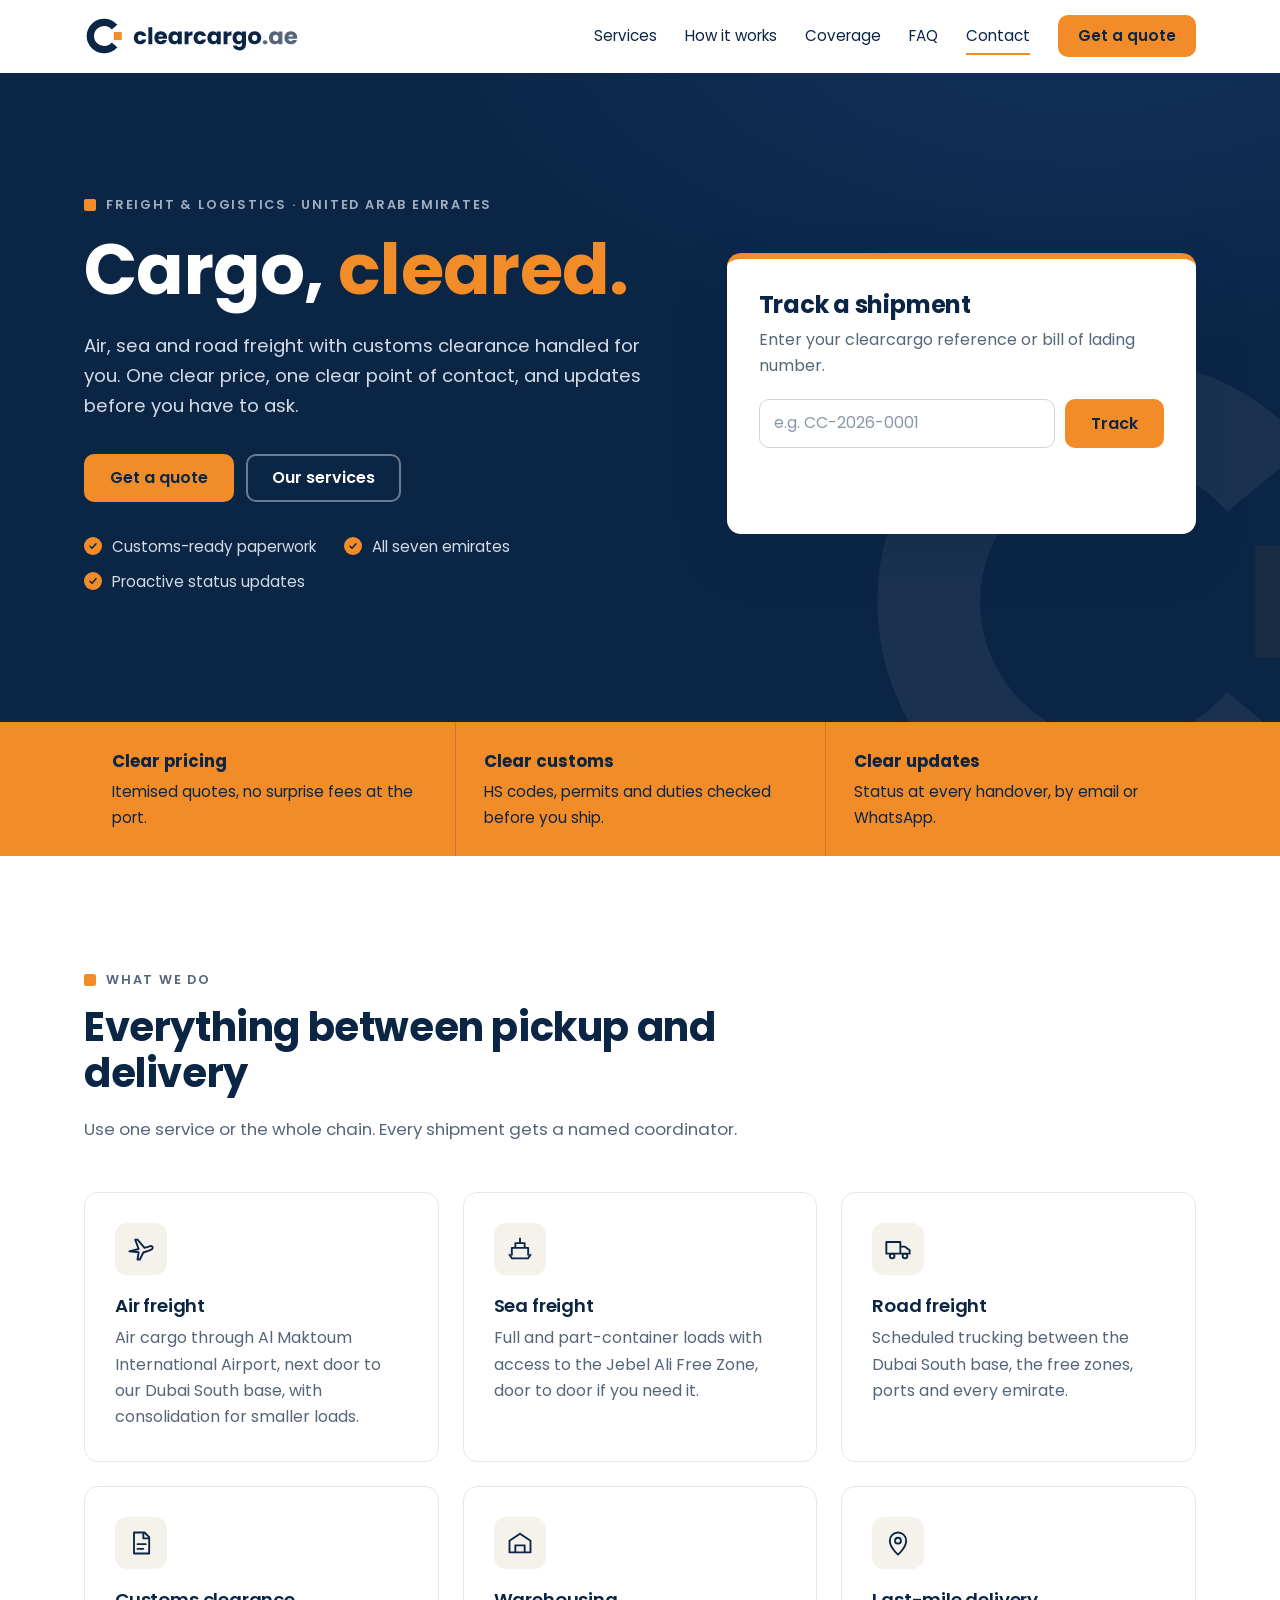
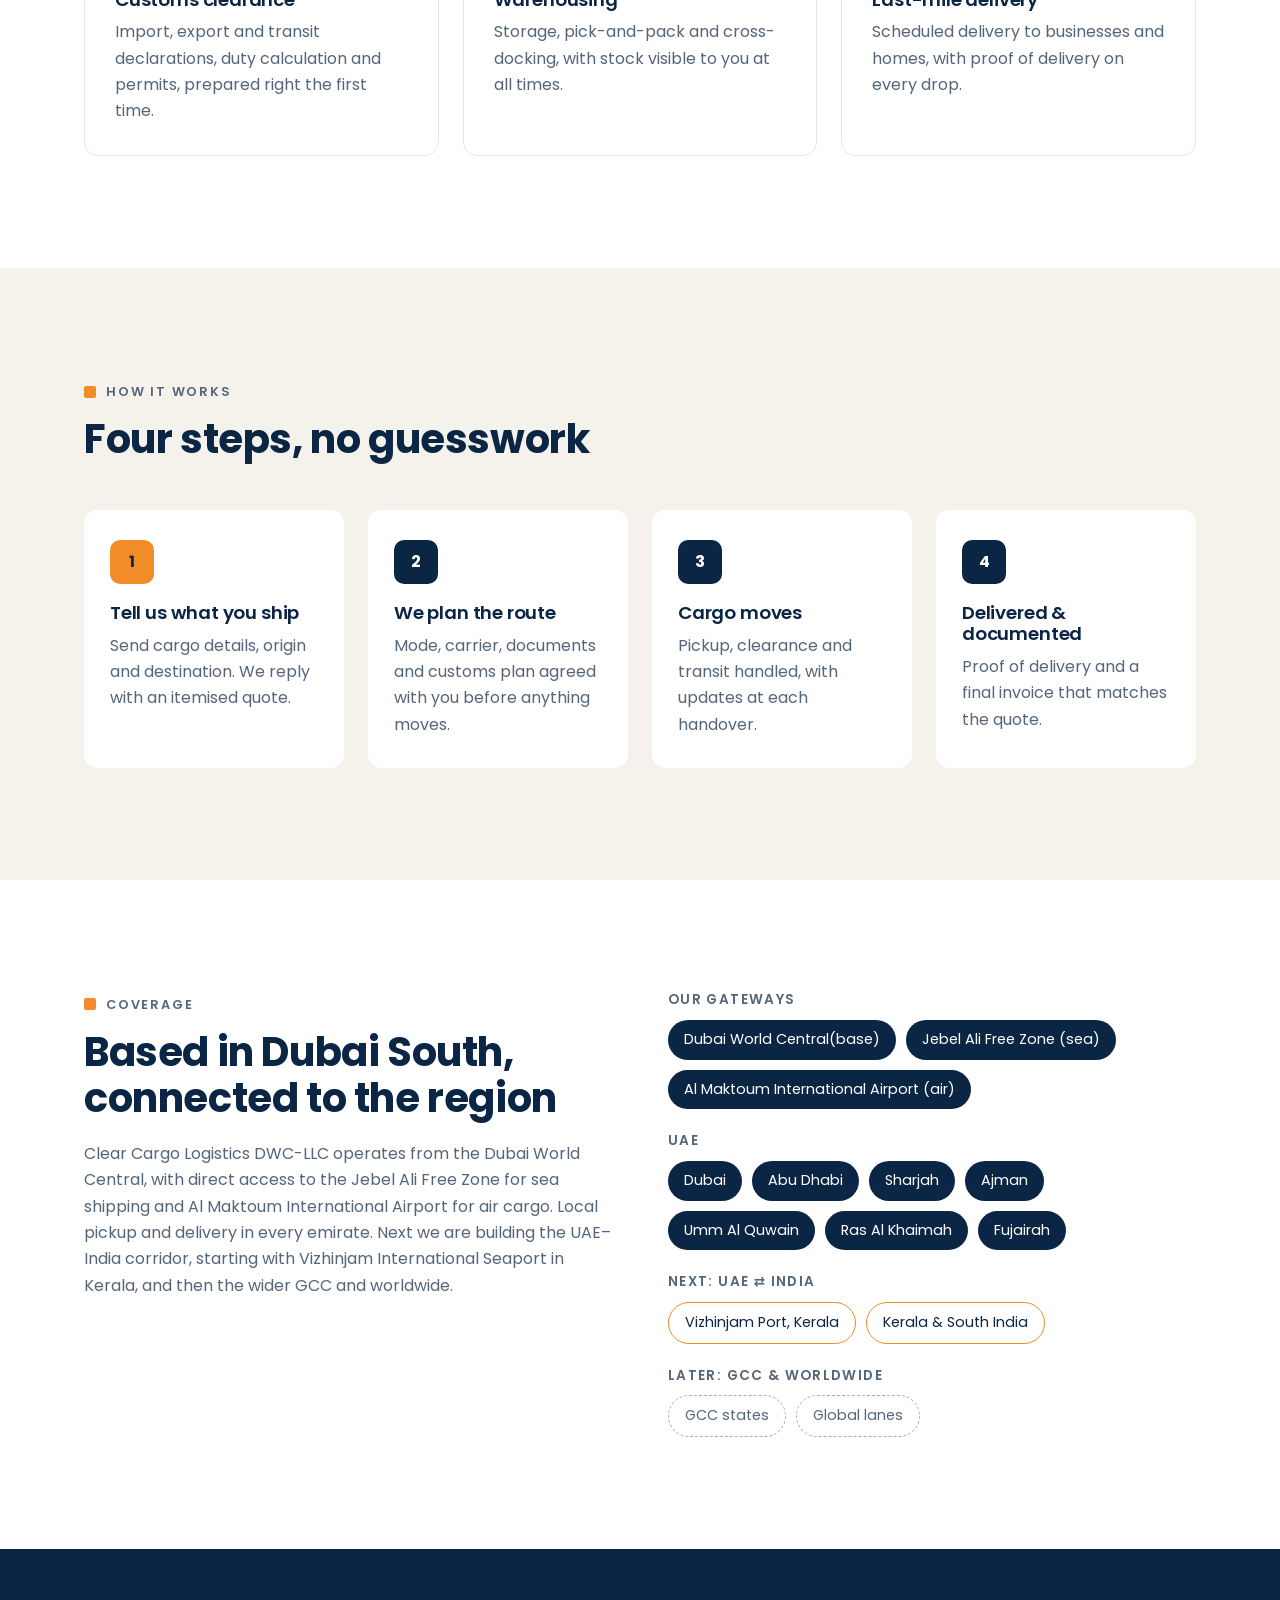
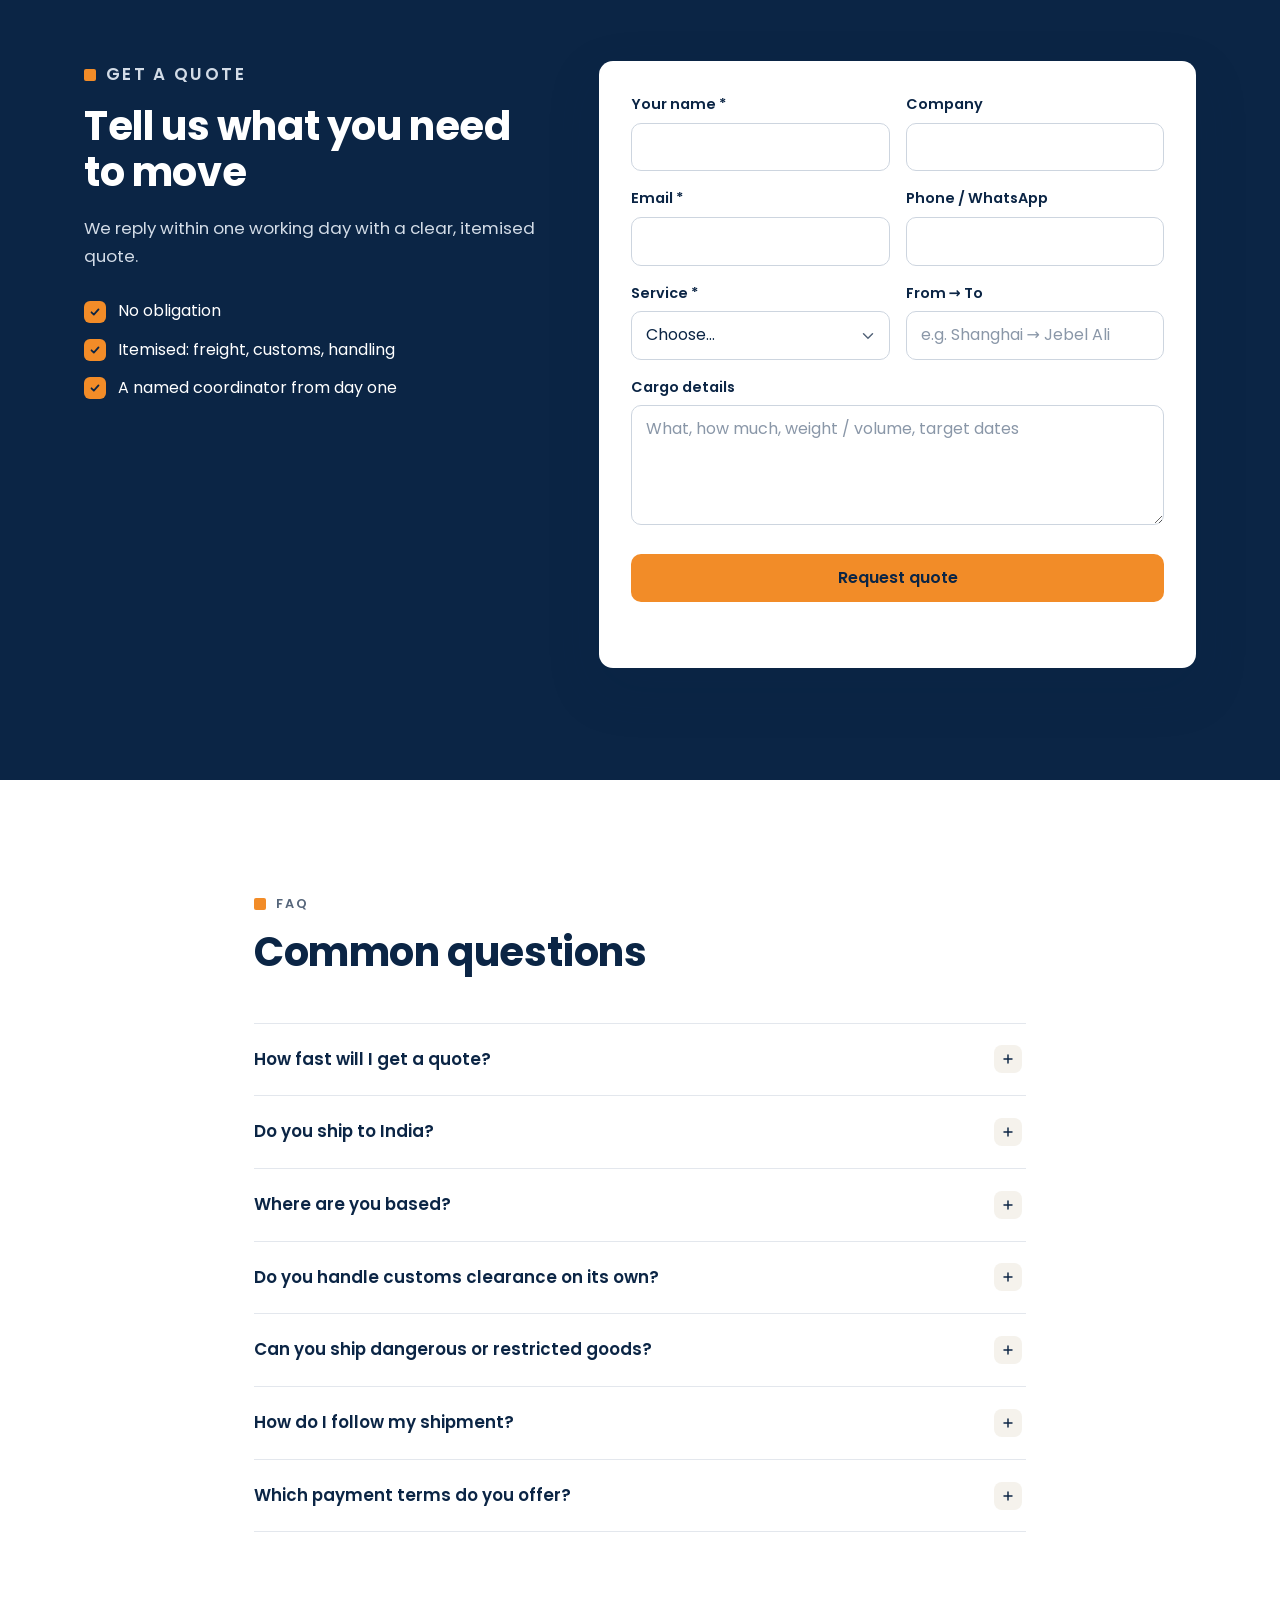
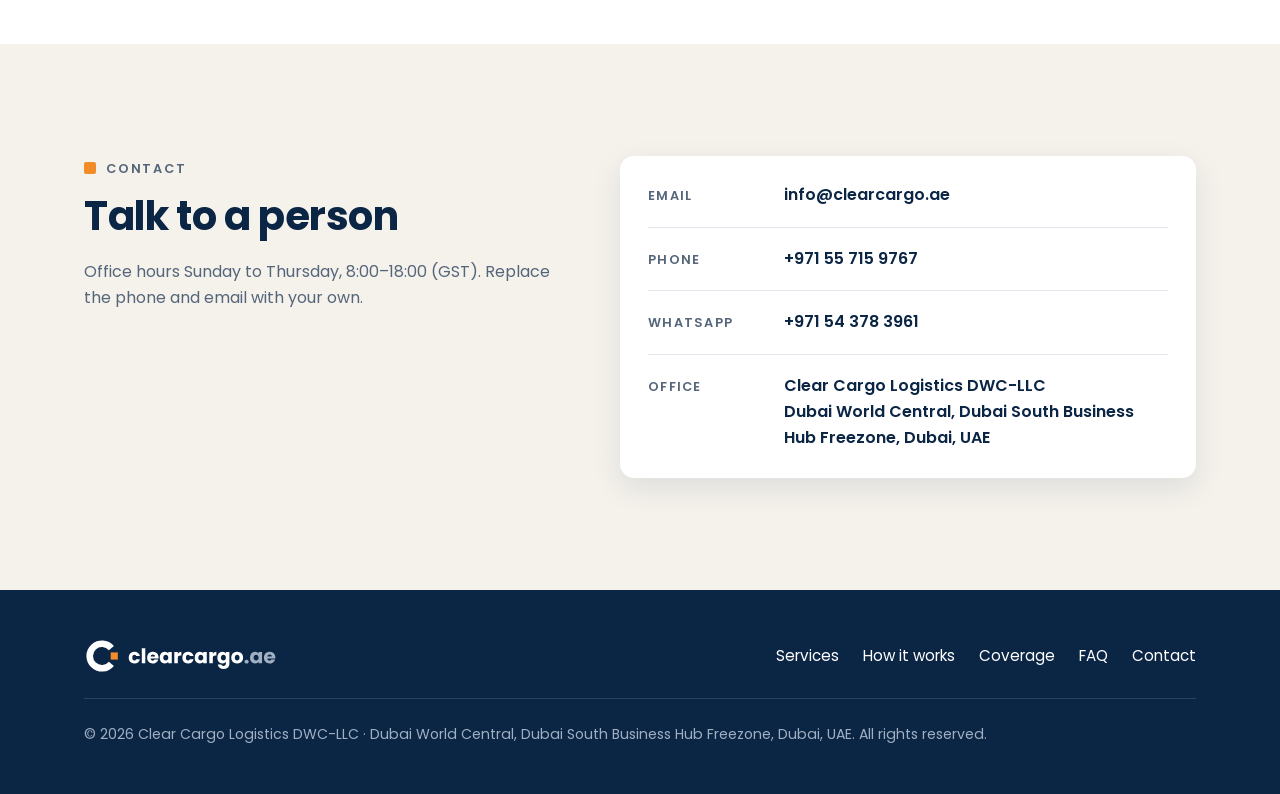
<file: index.html>
<!doctype html>
<html lang="en">
<head>
  <meta charset="utf-8">
  <meta name="viewport" content="width=device-width, initial-scale=1">
  <title>clearcargo.ae – Freight &amp; logistics in the UAE</title>
  <meta name="description" content="Clear Cargo Logistics DWC-LLC, Dubai World Central: logistics with access to Jebel Ali Free Zone and Al Maktoum International Airport: air, sea and road freight, customs clearance, warehousing and last-mile delivery. Cargo, cleared.">
  <meta name="theme-color" content="#0B2545">
  <link rel="canonical" href="https://clearcargo.ae/">

  <link rel="icon" href="favicon.svg" type="image/svg+xml">
  <link rel="icon" href="favicon.ico" sizes="48x48">
  <link rel="apple-touch-icon" href="apple-touch-icon.png">
  <link rel="manifest" href="site.webmanifest">

  <meta property="og:type" content="website">
  <meta property="og:site_name" content="clearcargo.ae">
  <meta property="og:title" content="clearcargo.ae – Cargo, cleared.">
  <meta property="og:description" content="Air, sea and road freight, customs clearance, warehousing and last-mile delivery across the UAE.">
  <meta property="og:url" content="https://clearcargo.ae/">
  <meta property="og:image" content="https://clearcargo.ae/assets/img/og-image.png">
  <meta name="twitter:card" content="summary_large_image">

  <link rel="preload" href="assets/fonts/poppins-700.woff2" as="font" type="font/woff2" crossorigin>
  <link rel="stylesheet" href="assets/css/styles.css">

  <script type="application/ld+json">
  {
    "@context": "https://schema.org",
    "@type": "Organization",
    "name": "clearcargo.ae",
    "legalName": "Clear Cargo Logistics DWC-LLC",
    "url": "https://clearcargo.ae/",
    "logo": "https://clearcargo.ae/assets/img/icon-512.png",
    "address": { "@type": "PostalAddress", "streetAddress": "Dubai South Free Zone", "addressLocality": "Dubai", "addressCountry": "AE" },
    "areaServed": "AE"
  }
  </script>
</head>
<body>
  <a class="skip" href="#main">Skip to content</a>

  <header class="site-header" id="top">
    <div class="wrap bar">
      <a class="brand" href="#top" aria-label="clearcargo.ae home">
        <img src="assets/img/logo-horizontal.svg" alt="clearcargo.ae" width="190" height="44">
      </a>
      <button class="nav-toggle" aria-expanded="false" aria-controls="nav" aria-label="Menu">
        <span></span><span></span><span></span>
      </button>
      <nav id="nav" class="nav" aria-label="Main">
        <a href="#services">Services</a>
        <a href="#how">How it works</a>
        <a href="#coverage">Coverage</a>
        <a href="#faq">FAQ</a>
        <a href="#contact">Contact</a>
        <a class="btn btn-accent nav-cta" href="#quote">Get a quote</a>
      </nav>
    </div>
  </header>

  <main id="main">
    <!-- HERO -->
    <section class="hero">
      <img class="hero-mark" src="assets/img/symbol-reversed.svg" alt="" aria-hidden="true">
      <div class="wrap hero-grid">
        <div class="hero-copy">
          <p class="eyebrow">Freight &amp; logistics · United Arab Emirates</p>
          <h1>Cargo, <span class="accent">cleared.</span></h1>
          <p class="lead">Air, sea and road freight with customs clearance handled for you. One clear price, one clear point of contact, and updates before you have to ask.</p>
          <div class="cta-row">
            <a class="btn btn-accent" href="#quote">Get a quote</a>
            <a class="btn btn-ghost" href="#services">Our services</a>
          </div>
          <ul class="hero-points">
            <li>Customs-ready paperwork</li>
            <li>All seven emirates</li>
            <li>Proactive status updates</li>
          </ul>
        </div>

        <aside class="track-card" aria-labelledby="track-title">
          <h2 id="track-title">Track a shipment</h2>
          <p>Enter your clearcargo reference or bill of lading number.</p>
          <form id="track-form" novalidate>
            <label for="track-ref" class="sr">Reference number</label>
            <input id="track-ref" name="ref" type="text" inputmode="text" autocomplete="off" placeholder="e.g. CC-2026-0001" required>
            <button class="btn btn-accent" type="submit">Track</button>
          </form>
          <p id="track-msg" class="msg" role="status" aria-live="polite"></p>
        </aside>
      </div>
    </section>

    <!-- PROMISE STRIP -->
    <section class="strip" aria-label="Our promise">
      <div class="wrap strip-grid">
        <div><strong>Clear pricing</strong><span>Itemised quotes, no surprise fees at the port.</span></div>
        <div><strong>Clear customs</strong><span>HS codes, permits and duties checked before you ship.</span></div>
        <div><strong>Clear updates</strong><span>Status at every handover, by email or WhatsApp.</span></div>
      </div>
    </section>

    <!-- SERVICES -->
    <section id="services" class="section">
      <div class="wrap">
        <div class="section-head">
          <p class="eyebrow dark">What we do</p>
          <h2>Everything between pickup and delivery</h2>
          <p>Use one service or the whole chain. Every shipment gets a named coordinator.</p>
        </div>
        <div class="cards">
          <article class="card reveal">
            <svg viewBox="0 0 24 24" aria-hidden="true"><path d="M2 14l8-2-3-8h2l6 7 5-1.5c1-.3 2 .4 2 1.5s-1 1.7-2 2L14 15l-3 6H9l1-6.2z"/></svg>
            <h3>Air freight</h3>
            <p>Air cargo through Al Maktoum International Airport, next door to our Dubai South base, with consolidation for smaller loads.</p>
          </article>
          <article class="card reveal">
            <svg viewBox="0 0 24 24" aria-hidden="true"><path d="M3 17l2 3h14l2-3M5 17V11h14v6M8 11V7h8v4M12 3v4"/></svg>
            <h3>Sea freight</h3>
            <p>Full and part-container loads with access to the Jebel Ali Free Zone, door to door if you need it.</p>
          </article>
          <article class="card reveal">
            <svg viewBox="0 0 24 24" aria-hidden="true"><path d="M2 6h12v10H2zM14 10h4l4 3v3h-8z"/><circle cx="7" cy="18" r="2"/><circle cx="18" cy="18" r="2"/></svg>
            <h3>Road freight</h3>
            <p>Scheduled trucking between the Dubai South base, the free zones, ports and every emirate.</p>
          </article>
          <article class="card reveal">
            <svg viewBox="0 0 24 24" aria-hidden="true"><path d="M6 3h9l4 4v14H6zM14 3v5h5M9 13h7M9 17h5"/></svg>
            <h3>Customs clearance</h3>
            <p>Import, export and transit declarations, duty calculation and permits, prepared right the first time.</p>
          </article>
          <article class="card reveal">
            <svg viewBox="0 0 24 24" aria-hidden="true"><path d="M3 10l9-6 9 6v10H3zM8 20v-6h8v6"/></svg>
            <h3>Warehousing</h3>
            <p>Storage, pick-and-pack and cross-docking, with stock visible to you at all times.</p>
          </article>
          <article class="card reveal">
            <svg viewBox="0 0 24 24" aria-hidden="true"><path d="M12 22s7-6.2 7-12a7 7 0 10-14 0c0 5.8 7 12 7 12z"/><circle cx="12" cy="10" r="2.5"/></svg>
            <h3>Last-mile delivery</h3>
            <p>Scheduled delivery to businesses and homes, with proof of delivery on every drop.</p>
          </article>
        </div>
      </div>
    </section>

    <!-- HOW IT WORKS -->
    <section id="how" class="section section-sand">
      <div class="wrap">
        <div class="section-head">
          <p class="eyebrow dark">How it works</p>
          <h2>Four steps, no guesswork</h2>
        </div>
        <ol class="steps">
          <li class="reveal"><span class="num">1</span><h3>Tell us what you ship</h3><p>Send cargo details, origin and destination. We reply with an itemised quote.</p></li>
          <li class="reveal"><span class="num">2</span><h3>We plan the route</h3><p>Mode, carrier, documents and customs plan agreed with you before anything moves.</p></li>
          <li class="reveal"><span class="num">3</span><h3>Cargo moves</h3><p>Pickup, clearance and transit handled, with updates at each handover.</p></li>
          <li class="reveal"><span class="num">4</span><h3>Delivered &amp; documented</h3><p>Proof of delivery and a final invoice that matches the quote.</p></li>
        </ol>
      </div>
    </section>

    <!-- COVERAGE -->
    <section id="coverage" class="section">
      <div class="wrap coverage">
        <div>
          <p class="eyebrow dark">Coverage</p>
          <h2>Based in Dubai South, connected to the region</h2>
          <p>Clear Cargo Logistics DWC-LLC operates from the Dubai World Central, with direct access to the Jebel Ali Free Zone for sea shipping and Al Maktoum International Airport for air cargo. Local pickup and delivery in every emirate. Next we are building the UAE–India corridor, starting with Vizhinjam International Seaport in Kerala, and then the wider GCC and worldwide.</p>
        </div>
        <div class="chips-wrap">
          <h3>Our gateways</h3>
          <ul class="chips">
            <li>Dubai World Central(base)</li><li>Jebel Ali Free Zone (sea)</li><li>Al Maktoum International Airport (air)</li>
          </ul>
          <h3>UAE</h3>
          <ul class="chips">
            <li>Dubai</li><li>Abu Dhabi</li><li>Sharjah</li><li>Ajman</li><li>Umm Al Quwain</li><li>Ras Al Khaimah</li><li>Fujairah</li>
          </ul>
          <h3>Next: UAE ⇄ India</h3>
          <ul class="chips chips-next">
            <li>Vizhinjam Port, Kerala</li><li>Kerala &amp; South India</li>
          </ul>
          <h3>Later: GCC &amp; worldwide</h3>
          <ul class="chips chips-alt">
            <li>GCC states</li><li>Global lanes</li>
          </ul>
        </div>
      </div>
    </section>

    <!-- QUOTE -->
    <section id="quote" class="section section-navy">
      <div class="wrap quote-grid">
        <div class="quote-copy">
          <p class="eyebrow">Get a quote</p>
          <h2>Tell us what you need to move</h2>
          <p>We reply within one working day with a clear, itemised quote.</p>
          <ul class="ticks">
            <li>No obligation</li>
            <li>Itemised: freight, customs, handling</li>
            <li>A named coordinator from day one</li>
          </ul>
        </div>

        <form id="quote-form" class="form" novalidate>
          <div class="row">
            <div class="field"><label for="q-name">Your name *</label><input id="q-name" name="name" type="text" autocomplete="name" required></div>
            <div class="field"><label for="q-company">Company</label><input id="q-company" name="company" type="text" autocomplete="organization"></div>
          </div>
          <div class="row">
            <div class="field"><label for="q-email">Email *</label><input id="q-email" name="email" type="email" autocomplete="email" required></div>
            <div class="field"><label for="q-phone">Phone / WhatsApp</label><input id="q-phone" name="phone" type="tel" autocomplete="tel"></div>
          </div>
          <div class="row">
            <div class="field">
              <label for="q-service">Service *</label>
              <select id="q-service" name="service" required>
                <option value="">Choose…</option>
                <option>Air freight</option><option>Sea freight</option><option>Road freight</option>
                <option>Customs clearance</option><option>Warehousing</option><option>Last-mile delivery</option><option>Not sure yet</option>
              </select>
            </div>
            <div class="field"><label for="q-route">From → To</label><input id="q-route" name="route" type="text" placeholder="e.g. Shanghai → Jebel Ali"></div>
          </div>
          <div class="field"><label for="q-details">Cargo details</label><textarea id="q-details" name="details" rows="4" placeholder="What, how much, weight / volume, target dates"></textarea></div>
          <input class="hp" type="text" name="company_website" tabindex="-1" autocomplete="off" aria-hidden="true">
          <button class="btn btn-accent" type="submit">Request quote</button>
          <p id="quote-msg" class="msg" role="status" aria-live="polite"></p>
        </form>
      </div>
    </section>

    <!-- FAQ -->
    <section id="faq" class="section">
      <div class="wrap narrow">
        <div class="section-head">
          <p class="eyebrow dark">FAQ</p>
          <h2>Common questions</h2>
        </div>
        <details><summary>How fast will I get a quote?</summary><p>Usually within one working day. Urgent air shipments: mark it in the form or message us on WhatsApp.</p></details>
        <details><summary>Do you ship to India?</summary><p>The UAE–India corridor, starting with Vizhinjam International Seaport in Kerala, is our first planned expansion. Send us your shipment details and we will tell you what is available now.</p></details>
        <details><summary>Where are you based?</summary><p>Clear Cargo Logistics DWC-LLC operates from the Dubai World Central, with access to the Jebel Ali Free Zone for sea shipping and Al Maktoum International Airport for air cargo.</p></details>
        <details><summary>Do you handle customs clearance on its own?</summary><p>Yes. You can use clearance without our freight service. Send us the commercial invoice, packing list and bill of lading or airway bill.</p></details>
        <details><summary>Can you ship dangerous or restricted goods?</summary><p>Some, with the right permits and packaging. Tell us what the cargo is when you request a quote and we will confirm what is possible.</p></details>
        <details><summary>How do I follow my shipment?</summary><p>Use the tracking box at the top of the page, or reply to any of our update emails and your coordinator will answer.</p></details>
        <details><summary>Which payment terms do you offer?</summary><p>Terms depend on the account. Ask in your quote request and we will confirm.</p></details>
      </div>
    </section>

    <!-- CONTACT -->
    <section id="contact" class="section section-sand">
      <div class="wrap contact-grid">
        <div>
          <p class="eyebrow dark">Contact</p>
          <h2>Talk to a person</h2>
          <p>Office hours Sunday to Thursday, 8:00–18:00 (GST). Replace the phone and email with your own.</p>
        </div>
        <ul class="contact-list">
          <li><span>Email</span><a data-contact="email" href="mailto:info@clearcargo.ae">info@clearcargo.ae</a></li>
          <li><span>Phone</span><a data-contact="phone" href="tel:+971557159767">+971 55 715 9767</a></li>
          <li><span>WhatsApp</span><a data-contact="whatsapp" href="https://wa.me/971543783961" rel="noopener">+971 54 378 3961</a></li>
          <li><span>Office</span><b>Clear Cargo Logistics DWC-LLC<br>Dubai World Central, Dubai South Business Hub Freezone, Dubai, UAE</b></li>
        </ul>
      </div>
    </section>
  </main>

  <footer class="site-footer">
    <div class="wrap foot">
      <img src="assets/img/logo-horizontal-reversed.svg" alt="clearcargo.ae" width="170" height="40">
      <nav aria-label="Footer">
        <a href="#services">Services</a><a href="#how">How it works</a><a href="#coverage">Coverage</a><a href="#faq">FAQ</a><a href="#contact">Contact</a>
      </nav>
      <p>© <span id="year">2026</span> Clear Cargo Logistics DWC-LLC · Dubai World Central, Dubai South Business Hub Freezone, Dubai, UAE. All rights reserved.</p>
    </div>
  </footer>

  <script src="assets/js/main.js" defer></script>
</body>
</html>
</file>
<file: assets/css/styles.css>
/* clearcargo.ae – styles
   Brand colours live here; change them once and the whole site follows. */

/* ---------- Fonts (Poppins, SIL OFL – see assets/fonts/OFL.txt) ---------- */
@font-face { font-family: "Poppins"; font-weight: 400; font-style: normal; font-display: swap;
  src: url("../fonts/poppins-400.woff2") format("woff2"), url("../fonts/poppins-400.woff") format("woff"); }
@font-face { font-family: "Poppins"; font-weight: 600; font-style: normal; font-display: swap;
  src: url("../fonts/poppins-600.woff2") format("woff2"), url("../fonts/poppins-600.woff") format("woff"); }
@font-face { font-family: "Poppins"; font-weight: 700; font-style: normal; font-display: swap;
  src: url("../fonts/poppins-700.woff2") format("woff2"), url("../fonts/poppins-700.woff") format("woff"); }

/* ---------- Tokens ---------- */
:root {
  --navy: #0B2545;
  --navy-2: #13315C;
  --orange: #F28C28;
  --orange-dark: #D97614;
  --slate: #55657A;
  --mist: #9FB0C3;
  --sand: #F5F2EC;
  --white: #FFFFFF;
  --line: #E3E7ED;
  --ok: #1F8A4C;
  --err: #C0392B;

  --font: "Poppins", system-ui, -apple-system, "Segoe UI", Arial, sans-serif;
  --radius: 14px;
  --radius-sm: 10px;
  --shadow: 0 10px 30px rgba(11, 37, 69, .10);
  --shadow-lg: 0 20px 50px rgba(11, 37, 69, .22);
  --wrap: 1160px;
  --header-h: 72px;
}

/* ---------- Base ---------- */
*, *::before, *::after { box-sizing: border-box; }
html { scroll-behavior: smooth; scroll-padding-top: calc(var(--header-h) + 12px); -webkit-text-size-adjust: 100%; }
body {
  margin: 0;
  font-family: var(--font);
  font-size: 1rem;
  line-height: 1.65;
  color: var(--navy);
  background: var(--white);
  -webkit-font-smoothing: antialiased;
}
img, svg { display: block; max-width: 100%; }
a { color: inherit; }
h1, h2, h3 { margin: 0 0 .5em; line-height: 1.15; font-weight: 700; letter-spacing: -.01em; }
h1 { font-size: clamp(2.6rem, 6vw, 4.4rem); }
h2 { font-size: clamp(1.7rem, 3.4vw, 2.5rem); }
h3 { font-size: 1.15rem; font-weight: 600; }
p { margin: 0 0 1em; }
ul, ol { margin: 0; padding: 0; list-style: none; }
:focus-visible { outline: 3px solid var(--orange); outline-offset: 3px; border-radius: 4px; }

.wrap { width: 100%; max-width: var(--wrap); margin: 0 auto; padding: 0 24px; }
.narrow { max-width: 820px; }
.sr { position: absolute !important; width: 1px; height: 1px; padding: 0; margin: -1px; overflow: hidden; clip: rect(0 0 0 0); white-space: nowrap; border: 0; }

.skip {
  position: absolute; left: 16px; top: -100px; z-index: 100;
  background: var(--orange); color: var(--navy); font-weight: 600;
  padding: 10px 16px; border-radius: var(--radius-sm); text-decoration: none;
}
.skip:focus { top: 12px; }

/* ---------- Buttons ---------- */
.btn {
  display: inline-flex; align-items: center; justify-content: center; gap: .5em;
  min-height: 48px; padding: 12px 24px;
  font: 600 1rem/1 var(--font);
  border: 2px solid transparent; border-radius: var(--radius-sm);
  text-decoration: none; cursor: pointer;
  transition: background-color .2s, color .2s, border-color .2s, transform .2s, box-shadow .2s;
}
.btn:hover { transform: translateY(-1px); }
.btn:active { transform: none; }
.btn-accent { background: var(--orange); color: var(--navy); }
.btn-accent:hover { background: var(--orange-dark); box-shadow: 0 8px 20px rgba(242, 140, 40, .35); }
.btn-ghost { background: transparent; color: var(--white); border-color: rgba(255, 255, 255, .4); }
.btn-ghost:hover { border-color: var(--white); background: rgba(255, 255, 255, .08); }
.btn[disabled] { opacity: .6; cursor: progress; transform: none; }

/* ---------- Header ---------- */
.site-header {
  position: sticky; top: 0; z-index: 50;
  background: rgba(255, 255, 255, .96);
  -webkit-backdrop-filter: saturate(160%) blur(10px);
  backdrop-filter: saturate(160%) blur(10px);
  border-bottom: 1px solid transparent;
  transition: border-color .2s, box-shadow .2s;
}
.site-header.scrolled { border-bottom-color: var(--line); box-shadow: 0 4px 20px rgba(11, 37, 69, .06); }
.bar { display: flex; align-items: center; justify-content: space-between; gap: 24px; min-height: var(--header-h); }
.brand { display: inline-flex; flex-shrink: 0; }
.brand img { height: 40px; width: auto; }

.nav { display: flex; align-items: center; gap: 28px; }
.nav a:not(.btn) {
  position: relative; text-decoration: none; font-weight: 500; font-size: .95rem; color: var(--navy);
  padding: 6px 0;
}
.nav a:not(.btn)::after {
  content: ""; position: absolute; left: 0; right: 100%; bottom: 0; height: 2px;
  background: var(--orange); transition: right .25s;
}
.nav a:not(.btn):hover::after, .nav a.active::after { right: 0; }
.nav-cta { min-height: 42px; padding: 10px 18px; font-size: .95rem; }

.nav-toggle {
  display: none; width: 44px; height: 44px; padding: 10px;
  background: none; border: 0; border-radius: var(--radius-sm); cursor: pointer;
}
.nav-toggle span { display: block; height: 2px; margin: 5px 0; background: var(--navy); border-radius: 2px; transition: transform .25s, opacity .25s; }
.nav-toggle[aria-expanded="true"] span:nth-child(1) { transform: translateY(7px) rotate(45deg); }
.nav-toggle[aria-expanded="true"] span:nth-child(2) { opacity: 0; }
.nav-toggle[aria-expanded="true"] span:nth-child(3) { transform: translateY(-7px) rotate(-45deg); }

/* ---------- Eyebrow / shared ---------- */
.eyebrow {
  display: inline-flex; align-items: center; gap: 10px;
  margin-bottom: 14px;
  font-size: .8rem; font-weight: 600; letter-spacing: .14em; text-transform: uppercase;
  color: var(--mist);
}
.eyebrow::before { content: ""; width: 12px; height: 12px; background: var(--orange); border-radius: 2px; }
.eyebrow.dark { color: var(--slate); }
.accent { color: var(--orange); }

/* ---------- Hero ---------- */
.hero {
  position: relative; overflow: hidden;
  background: radial-gradient(1200px 600px at 85% -10%, var(--navy-2), transparent 60%), var(--navy);
  color: var(--white);
  padding: clamp(64px, 10vw, 120px) 0 clamp(72px, 10vw, 128px);
}
.hero-mark {
  position: absolute; right: -120px; bottom: -160px;
  width: 560px; height: auto; opacity: .06; pointer-events: none;
}
.hero-grid { position: relative; display: grid; grid-template-columns: 1.25fr 1fr; gap: 56px; align-items: center; }
.hero h1 { margin-bottom: 20px; }
.lead { font-size: 1.15rem; color: #D3DCE7; max-width: 36em; margin-bottom: 32px; }
.cta-row { display: flex; flex-wrap: wrap; gap: 12px; margin-bottom: 32px; }
.hero-points { display: flex; flex-wrap: wrap; gap: 10px 28px; color: #D3DCE7; font-size: .95rem; }
.hero-points li { display: flex; align-items: center; gap: 10px; }
.hero-points li::before {
  content: ""; width: 18px; height: 18px; flex-shrink: 0; border-radius: 50%;
  background: var(--orange) url("data:image/svg+xml,%3Csvg xmlns='http://www.w3.org/2000/svg' viewBox='0 0 24 24'%3E%3Cpath d='M6 12.5l4 4 8-9' fill='none' stroke='%230B2545' stroke-width='3' stroke-linecap='round' stroke-linejoin='round'/%3E%3C/svg%3E") center / 12px no-repeat;
}

.track-card {
  background: var(--white); color: var(--navy);
  border-radius: var(--radius); box-shadow: var(--shadow-lg);
  padding: 32px;
  border-top: 6px solid var(--orange);
}
.track-card h2 { font-size: 1.5rem; margin-bottom: 8px; }
.track-card > p { color: var(--slate); margin-bottom: 20px; }
#track-form { display: flex; gap: 10px; }
#track-form input { flex: 1; min-width: 0; }

/* ---------- Forms ---------- */
input, select, textarea {
  width: 100%;
  font: 400 1rem/1.4 var(--font); color: var(--navy);
  background: var(--white);
  border: 1.5px solid #CDD5DF; border-radius: var(--radius-sm);
  padding: 12px 14px; min-height: 48px;
  transition: border-color .2s, box-shadow .2s;
}
textarea { resize: vertical; min-height: 120px; }
select {
  appearance: none; -webkit-appearance: none; padding-right: 40px;
  background: var(--white) url("data:image/svg+xml,%3Csvg xmlns='http://www.w3.org/2000/svg' viewBox='0 0 24 24'%3E%3Cpath d='M6 9l6 6 6-6' fill='none' stroke='%2355657A' stroke-width='2' stroke-linecap='round'/%3E%3C/svg%3E") right 12px center / 18px no-repeat;
}
input::placeholder, textarea::placeholder { color: #8A97A8; }
input:focus, select:focus, textarea:focus { outline: none; border-color: var(--orange); box-shadow: 0 0 0 4px rgba(242, 140, 40, .2); }
.invalid, input[aria-invalid="true"], select[aria-invalid="true"], textarea[aria-invalid="true"] { border-color: var(--err); }

.msg { min-height: 1.5em; margin: 12px 0 0; font-size: .92rem; }
.msg.ok { color: var(--ok); }
.msg.err { color: var(--err); }
.section-navy .msg.ok { color: #7FD9A3; }
.section-navy .msg.err { color: #FFB4A8; }

.hp { position: absolute; left: -9999px; width: 1px; height: 1px; opacity: 0; }

/* ---------- Promise strip ---------- */
.strip { background: var(--orange); color: var(--navy); }
.strip-grid { display: grid; grid-template-columns: repeat(3, 1fr); }
.strip-grid > div { display: flex; flex-direction: column; gap: 4px; padding: 26px 28px; }
.strip-grid > div + div { border-left: 1px solid rgba(11, 37, 69, .18); }
.strip strong { font-size: 1.05rem; font-weight: 700; }
.strip span { font-size: .95rem; }

/* ---------- Sections ---------- */
.section { padding: clamp(64px, 9vw, 112px) 0; }
.section-sand { background: var(--sand); }
.section-navy { background: var(--navy); color: var(--white); }
.section-head { max-width: 680px; margin-bottom: 48px; }
.section-head p:last-child { color: var(--slate); font-size: 1.05rem; margin-bottom: 0; }

/* Services */
.cards { display: grid; grid-template-columns: repeat(3, 1fr); gap: 24px; }
.card {
  background: var(--white);
  border: 1px solid var(--line); border-radius: var(--radius);
  padding: 30px;
  transition: transform .25s, box-shadow .25s, border-color .25s;
}
.card:hover { transform: translateY(-4px); box-shadow: var(--shadow); border-color: transparent; }
.card svg {
  width: 52px; height: 52px; margin-bottom: 20px; padding: 12px;
  background: var(--sand); border-radius: 12px;
  fill: none; stroke: var(--navy); stroke-width: 1.6; stroke-linecap: round; stroke-linejoin: round;
}
.card:hover svg { background: var(--orange); }
.card p { color: var(--slate); margin: 0; }

/* Steps */
.steps { display: grid; grid-template-columns: repeat(4, 1fr); gap: 24px; counter-reset: none; }
.steps li { position: relative; background: var(--white); border-radius: var(--radius); padding: 30px 26px; }
.steps li p { color: var(--slate); margin: 0; }
.num {
  display: grid; place-items: center;
  width: 44px; height: 44px; margin-bottom: 18px;
  background: var(--navy); color: var(--white);
  font-weight: 700; border-radius: 10px;
}
.steps li:first-child .num { background: var(--orange); color: var(--navy); }

/* Coverage */
.coverage { display: grid; grid-template-columns: 1fr 1fr; gap: 56px; align-items: start; }
.coverage > div:first-child p { color: var(--slate); }
.chips-wrap h3 { font-size: .85rem; letter-spacing: .1em; text-transform: uppercase; color: var(--slate); margin: 24px 0 12px; }
.chips-wrap h3:first-child { margin-top: 0; }
.chips { display: flex; flex-wrap: wrap; gap: 10px; }
.chips li {
  padding: 8px 16px; border-radius: 999px;
  background: var(--navy); color: var(--white);
  font-size: .9rem; font-weight: 500;
}
.chips-next li { background: var(--white); color: var(--navy); border: 1.5px solid var(--orange); }
.chips-alt li { background: var(--white); color: var(--slate); border: 1.5px dashed var(--mist); }

/* Quote */
.quote-grid { display: grid; grid-template-columns: 1fr 1.3fr; gap: 56px; align-items: start; }
.quote-copy > p { color: #D3DCE7; font-size: 1.05rem; }
.ticks { display: grid; gap: 12px; margin-top: 28px; }
.ticks li { display: flex; align-items: center; gap: 12px; }
.ticks li::before {
  content: ""; width: 22px; height: 22px; flex-shrink: 0; border-radius: 6px;
  background: var(--orange) url("data:image/svg+xml,%3Csvg xmlns='http://www.w3.org/2000/svg' viewBox='0 0 24 24'%3E%3Cpath d='M6 12.5l4 4 8-9' fill='none' stroke='%230B2545' stroke-width='3' stroke-linecap='round' stroke-linejoin='round'/%3E%3C/svg%3E") center / 14px no-repeat;
}
.form {
  background: var(--white); color: var(--navy);
  border-radius: var(--radius); box-shadow: var(--shadow-lg);
  padding: 32px;
}
.row { display: grid; grid-template-columns: 1fr 1fr; gap: 16px; }
.field { margin-bottom: 16px; }
.field label { display: block; margin-bottom: 6px; font-size: .9rem; font-weight: 600; }
.form .btn { width: 100%; margin-top: 4px; }
.form .msg.ok { color: var(--ok); }
.form .msg.err { color: var(--err); }

/* FAQ */
details { border-bottom: 1px solid var(--line); }
details:first-of-type { border-top: 1px solid var(--line); }
summary {
  position: relative; list-style: none; cursor: pointer;
  padding: 22px 48px 22px 0;
  font-weight: 600; font-size: 1.05rem;
}
summary::-webkit-details-marker { display: none; }
summary::after {
  content: ""; position: absolute; right: 4px; top: 50%;
  width: 28px; height: 28px; margin-top: -14px; border-radius: 8px;
  background: var(--sand) url("data:image/svg+xml,%3Csvg xmlns='http://www.w3.org/2000/svg' viewBox='0 0 24 24'%3E%3Cpath d='M12 6v12M6 12h12' fill='none' stroke='%230B2545' stroke-width='2.2' stroke-linecap='round'/%3E%3C/svg%3E") center / 16px no-repeat;
  transition: transform .25s, background-color .25s;
}
details[open] summary::after { transform: rotate(45deg); background-color: var(--orange); }
summary:hover { color: var(--slate); }
details p { color: var(--slate); padding: 0 48px 22px 0; margin: 0; }

/* Contact */
.contact-grid { display: grid; grid-template-columns: 1fr 1.2fr; gap: 56px; align-items: start; }
.contact-grid > div p { color: var(--slate); }
.contact-list { background: var(--white); border-radius: var(--radius); padding: 8px 28px; box-shadow: var(--shadow); }
.contact-list li { display: grid; grid-template-columns: 120px 1fr; gap: 16px; padding: 18px 0; align-items: baseline; }
.contact-list li + li { border-top: 1px solid var(--line); }
.contact-list span { font-size: .8rem; font-weight: 600; letter-spacing: .1em; text-transform: uppercase; color: var(--slate); }
.contact-list a { font-weight: 600; text-decoration: none; word-break: break-word; }
.contact-list a:hover { color: var(--orange-dark); text-decoration: underline; }
.contact-list b { font-weight: 600; }

/* ---------- Footer ---------- */
.site-footer { background: var(--navy); color: var(--mist); padding: 48px 0; }
.foot { display: grid; grid-template-columns: auto 1fr; gap: 24px 40px; align-items: center; }
.foot img { height: 36px; width: auto; }
.foot nav { display: flex; flex-wrap: wrap; justify-content: flex-end; gap: 8px 24px; }
.foot nav a { color: var(--white); text-decoration: none; font-size: .95rem; }
.foot nav a:hover { color: var(--orange); }
.foot p { grid-column: 1 / -1; margin: 0; padding-top: 24px; border-top: 1px solid rgba(159, 176, 195, .2); font-size: .88rem; }

/* ---------- Scroll reveal (only when JS is running) ---------- */
.js .reveal { opacity: 0; transform: translateY(18px); transition: opacity .6s ease, transform .6s ease; }
.js .reveal.in { opacity: 1; transform: none; }

/* ---------- Responsive ---------- */
@media (max-width: 1020px) {
  .hero-grid, .coverage, .quote-grid, .contact-grid { grid-template-columns: 1fr; gap: 40px; }
  .cards { grid-template-columns: repeat(2, 1fr); }
  .steps { grid-template-columns: repeat(2, 1fr); }
  .track-card { max-width: 560px; }
}

@media (max-width: 860px) {
  .nav-toggle { display: block; }
  .nav {
    position: absolute; top: 100%; left: 0; right: 0;
    flex-direction: column; align-items: stretch; gap: 0;
    padding: 8px 24px 24px;
    background: var(--white);
    border-bottom: 1px solid var(--line);
    box-shadow: 0 16px 30px rgba(11, 37, 69, .12);
    display: none;
  }
  .nav.open { display: flex; }
  .nav a:not(.btn) { padding: 14px 0; border-bottom: 1px solid var(--line); font-size: 1.05rem; }
  .nav a:not(.btn)::after { display: none; }
  .nav-cta { margin-top: 16px; min-height: 48px; }
  .strip-grid { grid-template-columns: 1fr; }
  .strip-grid > div + div { border-left: 0; border-top: 1px solid rgba(11, 37, 69, .18); }
}

@media (max-width: 640px) {
  .wrap { padding: 0 16px; }
  .brand img { height: 34px; }
  .cards, .steps, .row { grid-template-columns: 1fr; }
  .row { gap: 0; }
  .track-card, .form { padding: 24px 20px; }
  #track-form { flex-direction: column; }
  .contact-list { padding: 4px 20px; }
  .contact-list li { grid-template-columns: 1fr; gap: 4px; }
  .foot { grid-template-columns: 1fr; }
  .foot nav { justify-content: flex-start; }
  .hero-mark { width: 360px; right: -140px; bottom: -120px; }
  summary { font-size: 1rem; }
}

@media (prefers-reduced-motion: reduce) {
  html { scroll-behavior: auto; }
  *, *::before, *::after { transition-duration: .01ms !important; animation-duration: .01ms !important; }
  .js .reveal { opacity: 1; transform: none; }
}
</file>
